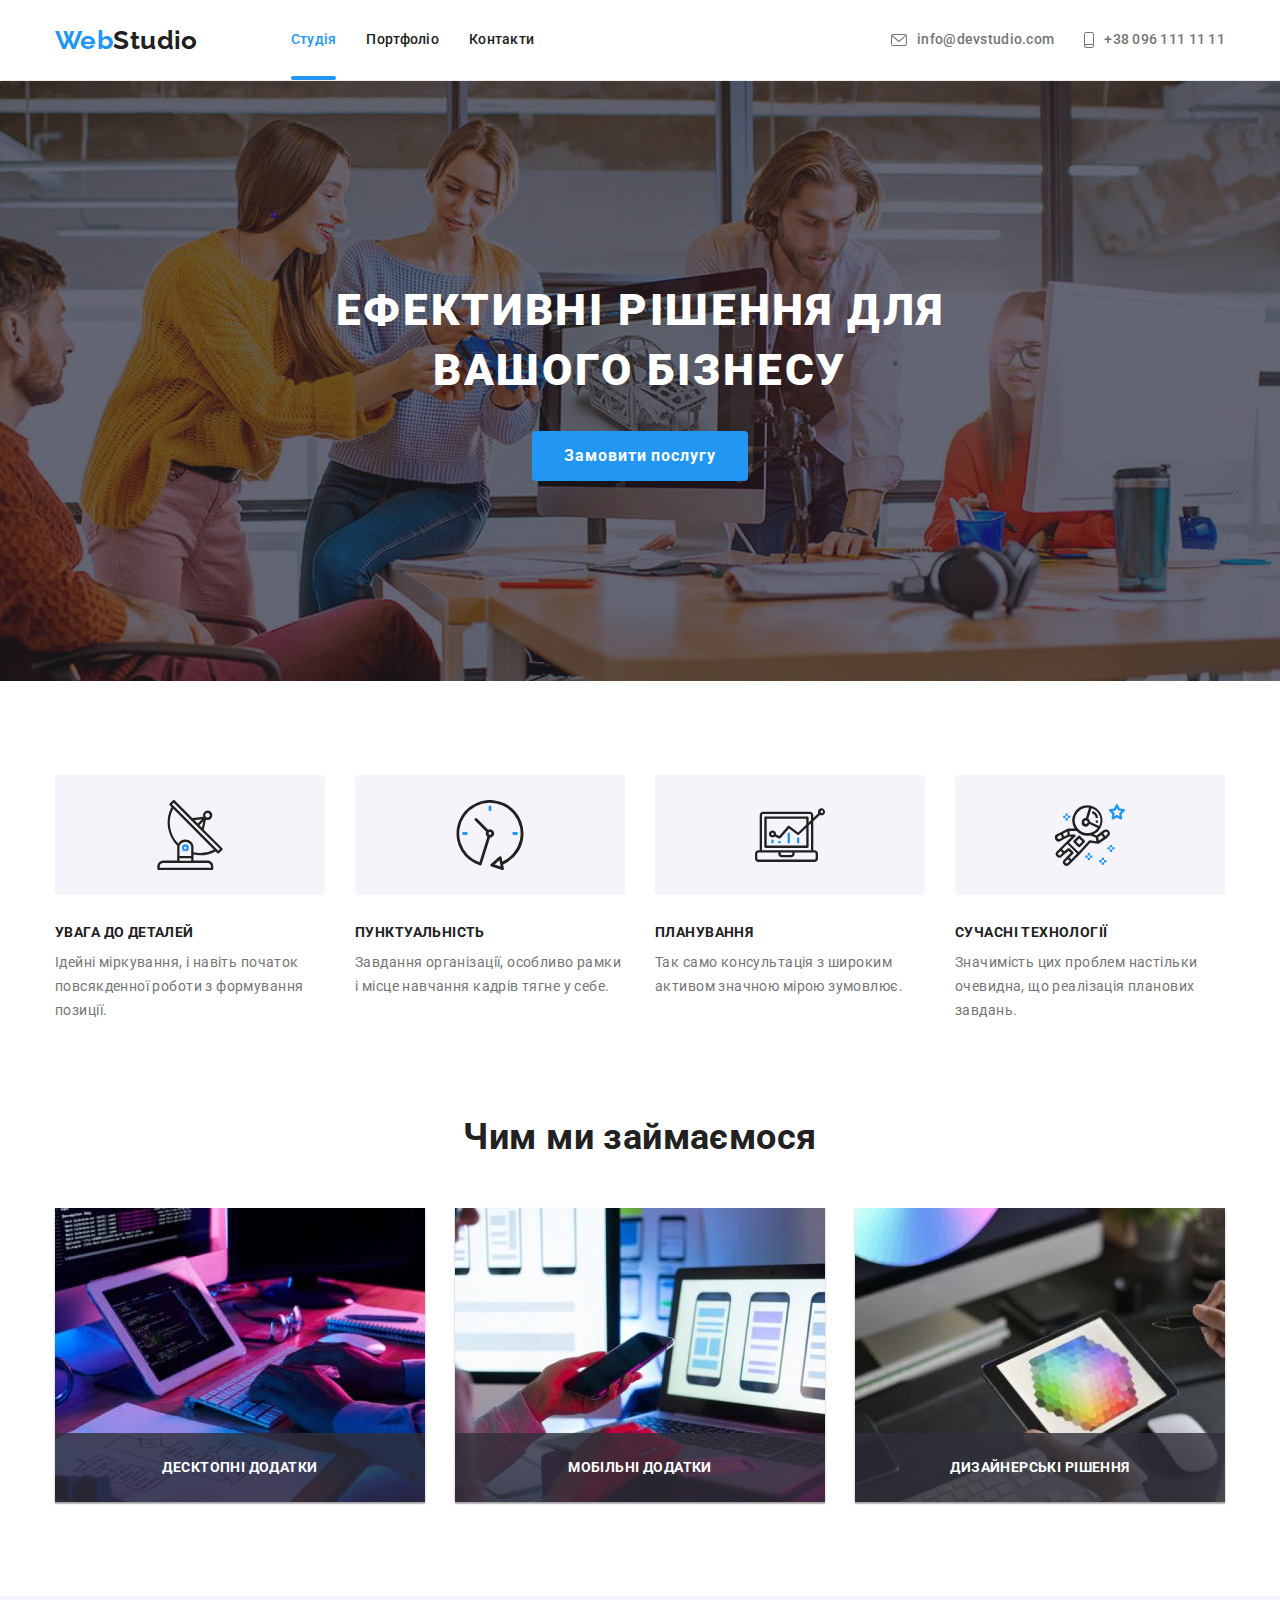
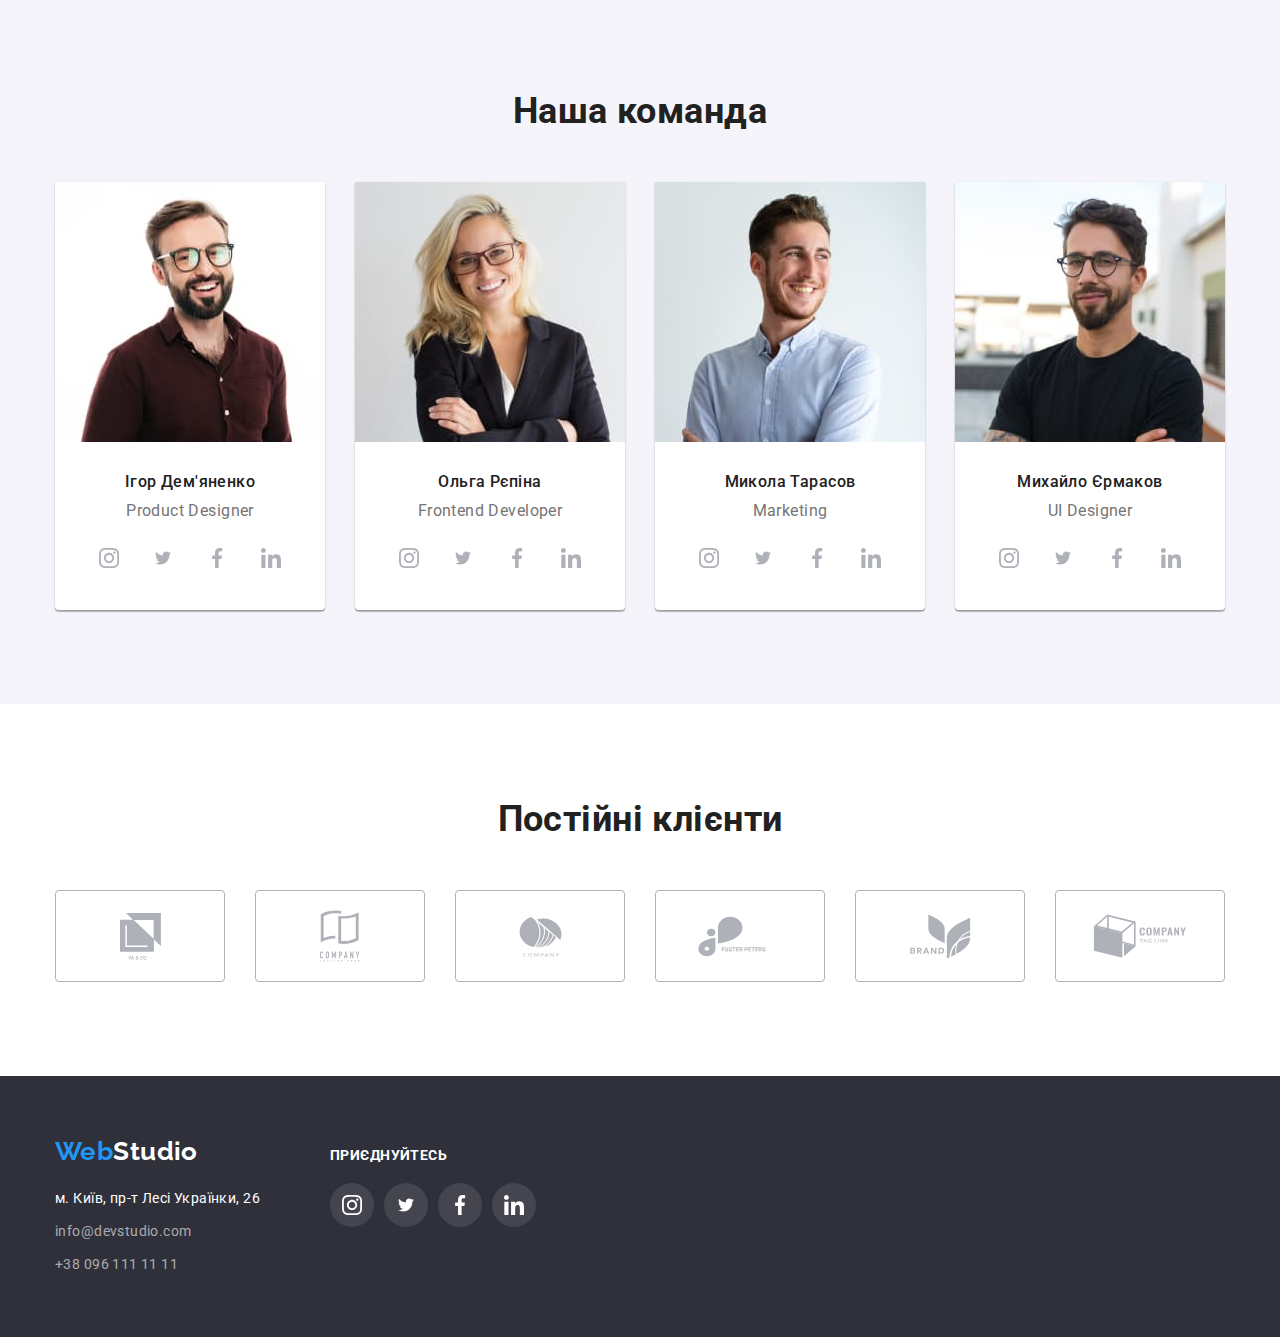
<file: index.html>
<!DOCTYPE html>
<html lang="uk">
  <head>
    <meta charset="UTF-8" />
    <meta http-equiv="X-UA-Compatible" content="IE=edge" />
    <meta name="viewport" content="width=device-width, initial-scale=1.0" />
    <title>Студія</title>

    <!-- Fonts -->

    <link rel="preconnect" href="https://fonts.googleapis.com" />
    <link rel="preconnect" href="https://fonts.gstatic.com" crossorigin />
    <link
      href="https://fonts.googleapis.com/css2?family=Raleway:wght@700&family=Roboto:wght@400;500;700;900&display=swap"
      rel="stylesheet"
    />
  
    <!-- Підключення css стилів -->

    <link rel="stylesheet" href="https://cdnjs.cloudflare.com/ajax/libs/modern-normalize/1.1.0/modern-normalize.min.css">

    <link rel="stylesheet" href="./css/styles.css" />
  </head>

  <body>
    <!-- Капелюх -->

    <header class="header">

        <!-- Контейнер хедера -->

        <div class="container">
  
            <nav class="navigation">

               <!-- Логотип чорний -->

                <a class="logo links" href="./index.html"
                >Web<span class="logo black">Studio</span></a
                >

                  <!-- Навігація -->

                <ul class="site-nav list">
                  <li class="items">
                    <a class="links current" href="./">Студія</a>
                  </li>
                  <li class="items">
                    <a class="links" href="./portfolio.html">Портфоліо</a>
                  </li>
                  <li class="items">
                    <a class="links" href="./">Контакти</a>
                  </li>
                </ul>
            </nav>

                  <!-- Контакти в капелюсі чомусь окремо від навігаціі -->

                <ul class="list contacts">
                  <li  class="items">
                  <a class="header-contact links" href="mailto:info@devstudio.com"
                  >
                    <svg class="letter"  width="16" height="12">
                      <use href="./images/icons.svg#icon-letter">
                      </use>
                    </svg>
                    info@devstudio.com</a
                  >
                  </li>
                  <li class="items">
                      <a class="header-contact links"
                        href="tel:+380961111111"
                        >
                        <svg class="smartphone"  width="10" height="16">
                      <use href="./images/icons.svg#icon-smartphone">
                      </use>
                    </svg>
                        +38 096 111 11 11</a
                      >
                  </li>
                </ul>
        </div>
    </header>

    <main>

      <!-- Герой -->

      <section class="hero">

       <div class="container">
        
         <h1 class="hero-title">Ефективні рішення для вашого бізнесу</h1>
         <button class="hero-button" data-modal-open type="button">Замовити послугу</button>

       </div>

      </section>

      <!-- Переваги -->

      <section class="section benefits">

        <div class="container">

            <!-- заголовок секції який буде сховано -->

        <h2 class="title-benefits">Наші переваги</h2>

        <ul class="list benefits">

          <!-- 01 -->

          <li class="benefits-card icon-antenna">
            <h3 class="title-item">УВАГА ДО ДЕТАЛЕЙ</h3>
            <p>
              Ідейні міркування, і навіть початок повсякденної роботи з
              формування позиції.
            </p>
          </li>

          <!-- 02 -->

          <li class="benefits-card icon-clock">
            <h3 class="title-item">ПУНКТУАЛЬНІСТЬ</h3>
            <p>
              Завдання організації, особливо рамки і місце навчання кадрів тягне
              у себе.
            </p>
          </li>

          <!-- 03 -->

          <li class="benefits-card icon-diagram">
            <h3 class="title-item">ПЛАНУВАННЯ</h3>
            <p>
              Так само консультація з широким активом значною мірою зумовлює.
            </p>
          </li>

          <!-- 04 -->

          <li class="benefits-card icon-astronaut">
            <h3 class="title-item">СУЧАСНІ ТЕХНОЛОГІЇ</h3>
            <p>
              Значимість цих проблем настільки очевидна, що реалізація планових
              завдань.
            </p>
          </li>

        </ul>
        

        </div>
        
      </section>

      <!-- Чим ми займаємося -->

      <section class="section what">
       
        <div class="container">

           <h2 class="title">Чим ми займаємося</h2>

        <ul class="list box">

          <li class="photo">
            <img src="./images/img-01.jpg" alt="codding process" width="370" />
            <p class="description">
              Десктопні додатки
            </p>
          </li>

          <li class="photo"><img src="./images/img-02.jpg" alt="maketing" width="370" />
            <p class="description">
              Мобільні додатки
            </p>
          </li>

          <li class="photo">
            <img src="./images/img-03.jpg" alt="color matching" width="370" />
            <p class="description">
              Дизайнерські рішення
            </p>
          </li>
        </ul>

        </div>

      </section>

      <!-- Наша команда -->

      <section class="section team">

        <div class="container">

                    
        <h2 class="title">Наша команда</h2>

        <ul class="list team">

            <!-- 01 Ігор Дем'яненко -->

          <li class="position-card">
            <img class="photo-pisition"
              src="./images/photo-01.jpg"
              alt="Product Designer portrait"
              width="270"
             />
            <div class="position-box">
              <h3 class="name-position">Ігор Дем'яненко</h3>
            <p class="position">Product Designer</p>

            <ul class="social list">
                <li class="social-item">
                  <!-- instagram -->
                  <a class="links" href="#" >
                      <svg class="social-icon instagram" width="20" height="20">
                        <use href="./images/icons.svg#icon-instagram">
                        </use>
                      </svg>
                    </a>
                </li>

                <li class="social-item">
                  <!-- twitter -->
                  <a class="links" href="#" >
                      <svg class="social-icon twitter" width="20" height="16">
                        <use href="./images/icons.svg#icon-twitter">
                        </use>
                      </svg>
                    </a>
                </li>

                <li class="social-item">
                  <!-- facebook -->
                  <a class="links" href="#" >
                      <svg class="social-icon facebook" width="20" height="20">
                        <use href="./images/icons.svg#icon-facebook">
                        </use>
                      </svg>
                    </a>
                </li>

                <li class="social-item">
                  <!-- linkedin -->
                  <a class="links" href="#" >
                      <svg class="social-icon linkedin" width="20" height="20">
                        <use href="./images/icons.svg#icon-linkedin">
                        </use>
                      </svg>
                    </a>
                </li>
              </ul>
            </div>
          </li>

            <!-- 02 Ольга Рєпіна -->

          <li class="position-card">
            <img class="photo-pisition"
              src="./images/photo-02.jpg"
              alt="Frontend Developer portrait"
              width="270"
            />
            <div class="position-box">
              <h3 class="name-position">Ольга Рєпіна</h3>
            <p class="position">Frontend Developer</p>

            <ul class="social list">
                <li class="social-item">
                  <!-- instagram -->
                  <a class="links" href="#" >
                      <svg class="social-icon instagram" width="20" height="20">
                        <use href="./images/icons.svg#icon-instagram">
                        </use>
                      </svg>
                    </a>
                </li>

                <li class="social-item">
                  <!-- twitter -->
                  <a class="links" href="#" >
                      <svg class="social-icon twitter" width="20" height="16">
                        <use href="./images/icons.svg#icon-twitter">
                        </use>
                      </svg>
                    </a>
                </li>

                <li class="social-item">
                  <!-- facebook -->
                  <a class="links" href="#" >
                      <svg class="social-icon facebook" width="20" height="20">
                        <use href="./images/icons.svg#icon-facebook">
                        </use>
                      </svg>
                    </a>
                </li>

                <li class="social-item">
                  <!-- linkedin -->
                  <a class="links" href="#" >
                      <svg class="social-icon linkedin" width="20" height="20">
                        <use href="./images/icons.svg#icon-linkedin">
                        </use>
                      </svg>
                    </a>
                </li>
              </ul>
            </div>
          </li>

            <!-- 03  Микола Тарасов -->

          <li class="position-card">
            <img class="photo-pisition"
              src="./images/photo-03.jpg"
              alt="Marketing manager portrait"
              width="270"
            />
            <div class="position-box">
              <h3 class="name-position">Микола Тарасов</h3>
            <p class="position">Marketing</p>

            <ul class="social list">
                <li class="social-item">
                  <!-- instagram -->
                  <a class="links" href="#" >
                      <svg class="social-icon instagram" width="20" height="20">
                        <use href="./images/icons.svg#icon-instagram">
                        </use>
                      </svg>
                    </a>
                </li>

                <li class="social-item">
                  <!-- twitter -->
                  <a class="links" href="#" >
                      <svg class="social-icon twitter" width="20" height="16">
                        <use href="./images/icons.svg#icon-twitter">
                        </use>
                      </svg>
                    </a>
                </li>

                <li class="social-item">
                  <!-- facebook -->
                  <a class="links" href="#" >
                      <svg class="social-icon facebook" width="20" height="20">
                        <use href="./images/icons.svg#icon-facebook">
                        </use>
                      </svg>
                    </a>
                </li>

                <li class="social-item">
                  <!-- linkedin -->
                  <a class="links" href="#" >
                      <svg class="social-icon linkedin" width="20" height="20">
                        <use href="./images/icons.svg#icon-linkedin">
                        </use>
                      </svg>
                    </a>
                </li>
              </ul>
            </div>
          </li>

            <!-- 04 Михайло Єрмаков -->

          <li class="position-card">
            <img class="photo-pisition"
              src="./images/photo-04.jpg"
              alt="UI Designer portrait"
              width="270"
            />
           <div class="position-box">
             <h3 class="name-position">Михайло Єрмаков</h3>
            <p class="position">UI Designer</p>

            <ul class="social list">
                <li class="social-item">
                  <!-- instagram -->
                  <a class="links" href="#" >
                      <svg class="social-icon instagram" width="20" height="20">
                        <use href="./images/icons.svg#icon-instagram">
                        </use>
                      </svg>
                    </a>
                </li>

                <li class="social-item">
                  <!-- twitter -->
                  <a class="links" href="#" >
                      <svg class="social-icon twitter" width="20" height="16">
                        <use href="./images/icons.svg#icon-twitter">
                        </use>
                      </svg>
                    </a>
                </li>

                <li class="social-item">
                  <!-- facebook -->
                  <a class="links" href="#" >
                      <svg class="social-icon facebook" width="20" height="20">
                        <use href="./images/icons.svg#icon-facebook">
                        </use>
                      </svg>
                    </a>
                </li>

                <li class="social-item">
                  <!-- linkedin -->
                  <a class="links" href="#" >
                      <svg class="social-icon linkedin" width="20" height="20">
                        <use href="./images/icons.svg#icon-linkedin">
                        </use>
                      </svg>
                    </a>
                </li>
              </ul>
           </div>
          </li>

        </ul>
          
        </div>
      
      </section>
      <section class="section clients">
        <div class="container">
          <h2 class="title">Постійні клієнти</h2>
          <ul class="list clients">
            <!-- 01 -->

            <li class="item-client">
              <a class="links" href="#">
                <svg class="client-icon" width="41" height="47">
                  <use href="./images/icons.svg#icon-ya-co">
                  </use>
                </svg>
              </a>
            </li>

            <!-- 02 -->
            <li class="item-client">
              <a class="links" href="#">
                 <svg class="client-icon" width="40" height="52">
                  <use href="./images/icons.svg#icon-tagline">
                  </use>
                </svg>
              </a>
            </li>

            <!-- 03 -->
            <li class="item-client">
              <a class="links" href="#">
                <svg class="client-icon" width="43" height="41">
                  <use href="./images/icons.svg#icon-company">
                  </use>
                </svg>
              </a>
            </li>

            <!-- 04 -->
            <li class="item-client">
              <a class="links" href="#">
                <svg class="client-icon" width="84" height="41">
                  <use href="./images/icons.svg#icon-foster">
                  </use>
                </svg>
              </a>
            </li>

            <!-- 05 -->
            <li class="item-client"> 
              <a class="links" href="#">
                <svg class="client-icon" width="63" height="45">
                  <use href="./images/icons.svg#icon-brand">
                  </use>
                </svg>
              </a>
            </li>

            <!-- 06 -->
            <li class="item-client">
              <a class="links" href="#">
                <svg class="client-icon" width="94" height="44">
                  <use href="./images/icons.svg#icon-tag-box">
                  </use>
                </svg>
              </a>
            </li>

          </ul>
        </div>
      </section>
    </main>

    <!-- Футер -->

    <footer class="footer">

     <div class="container">
      <!-- Логотип білий -->

      <div class="wrapper-adrs">
        <a class="logo links" href="./index.html"
        >Web<span class="logo white">Studio</span></a
      >
      <!-- Адресса -->

      <address>
        <ul class="list adrs">

          <li class="adrs-item">
            <a class="links adrs"
              href="https://goo.gl/maps/CPtrU1FHBa2aNyZL9"
              target="_blank"
              rel="noopener noreferrer nofollow"
              >м. Київ, пр-т Лесі Українки, 26</a
            >
          </li>

          <li class="adrs-item">
            <a class="links mail" href="mailto:info@devstudio.com"
              >info@devstudio.com</a
            >
          </li>

          <li class="adrs-item">
            <a class="links tel"
              href="tel:+380961111111"
               >+38 096 111 11 11</a
            >
          </li>
        </ul>
      </address>
      </div>
      <div class="wrapper-social">
        <h3 class="social-title">приєднуйтесь</h3>
        <ul class="social list">
          <li class="social-item">
            <!-- instagram -->
            <a class="links" href="#" >
                <svg class="social-icon instagram" width="20" height="20">
                  <use href="./images/icons.svg#icon-instagram">
                  </use>
                </svg>
              </a>
          </li>

          <li class="social-item">
            <!-- twitter -->
            <a class="links" href="#" >
                <svg class="social-icon twitter" width="20" height="16">
                  <use href="./images/icons.svg#icon-twitter">
                  </use>
                </svg>
              </a>
          </li>

          <li class="social-item">
            <!-- facebook -->
            <a class="links" href="#" >
                <svg class="social-icon facebook" width="20" height="20">
                  <use href="./images/icons.svg#icon-facebook">
                  </use>
                </svg>
              </a>
          </li>

          <li class="social-item">
            <!-- linkedin -->
            <a class="links" href="#" >
                <svg class="social-icon linkedin" width="20" height="20">
                  <use href="./images/icons.svg#icon-linkedin">
                  </use>
                </svg>
              </a>
          </li>
        </ul>
      </div>
     </div>

    </footer>
    <div class="backdrop is-hidden" data-modal>
       <div class="modal">
        <button data-modal-close type="button" class="close-but">&#10005</button>
        <p>Lorem ipsum dolor sit amet consectetur, adipisicing elit. Laborum adipisci eos enim odio, rem modi vel totam cupiditate, amet nemo tempora nihil accusamus veritatis atque repellendus animi quaerat, officiis reiciendis iste ab ullam optio aliquid quod. Harum dolor dicta iste fuga. Eius sed incidunt corrupti maiores aspernatur suscipit dicta nemo repellendus animi corporis dolorem, cum placeat at, quam consectetur qui labore facilis dolores enim praesentium quasi iure, delectus quod aliquid. Nam placeat ipsam ex iure totam blanditiis accusantium ipsum eius incidunt. Aspernatur voluptas reiciendis veritatis vitae ducimus eligendi saepe ratione earum, blanditiis voluptatum cum repellat quibusdam nam assumenda odit, rem beatae? Aliquid dicta, sequi dolor minima assumenda alias exercitationem pariatur. Non cupiditate nisi cum voluptas, vitae error facere debitis quo perspiciatis. Vitae rerum odit dolorum delectus optio distinctio error, sapiente reprehenderit modi quae laudantium ipsa, quas, beatae corporis voluptatibus eos ipsam. Pariatur corporis earum odit voluptas architecto laboriosam expedita ad eligendi repudiandae doloribus reiciendis, excepturi, est quis libero. Quidem facere tempora quasi at nesciunt, enim voluptate asperiores quod hic placeat reprehenderit nobis minus provident dolores debitis. Aliquid, ullam doloremque! Quos?</p>
      </div>
    </div>
    <script src="./js/modal.js"></script>
  </body>
</html>
</file>
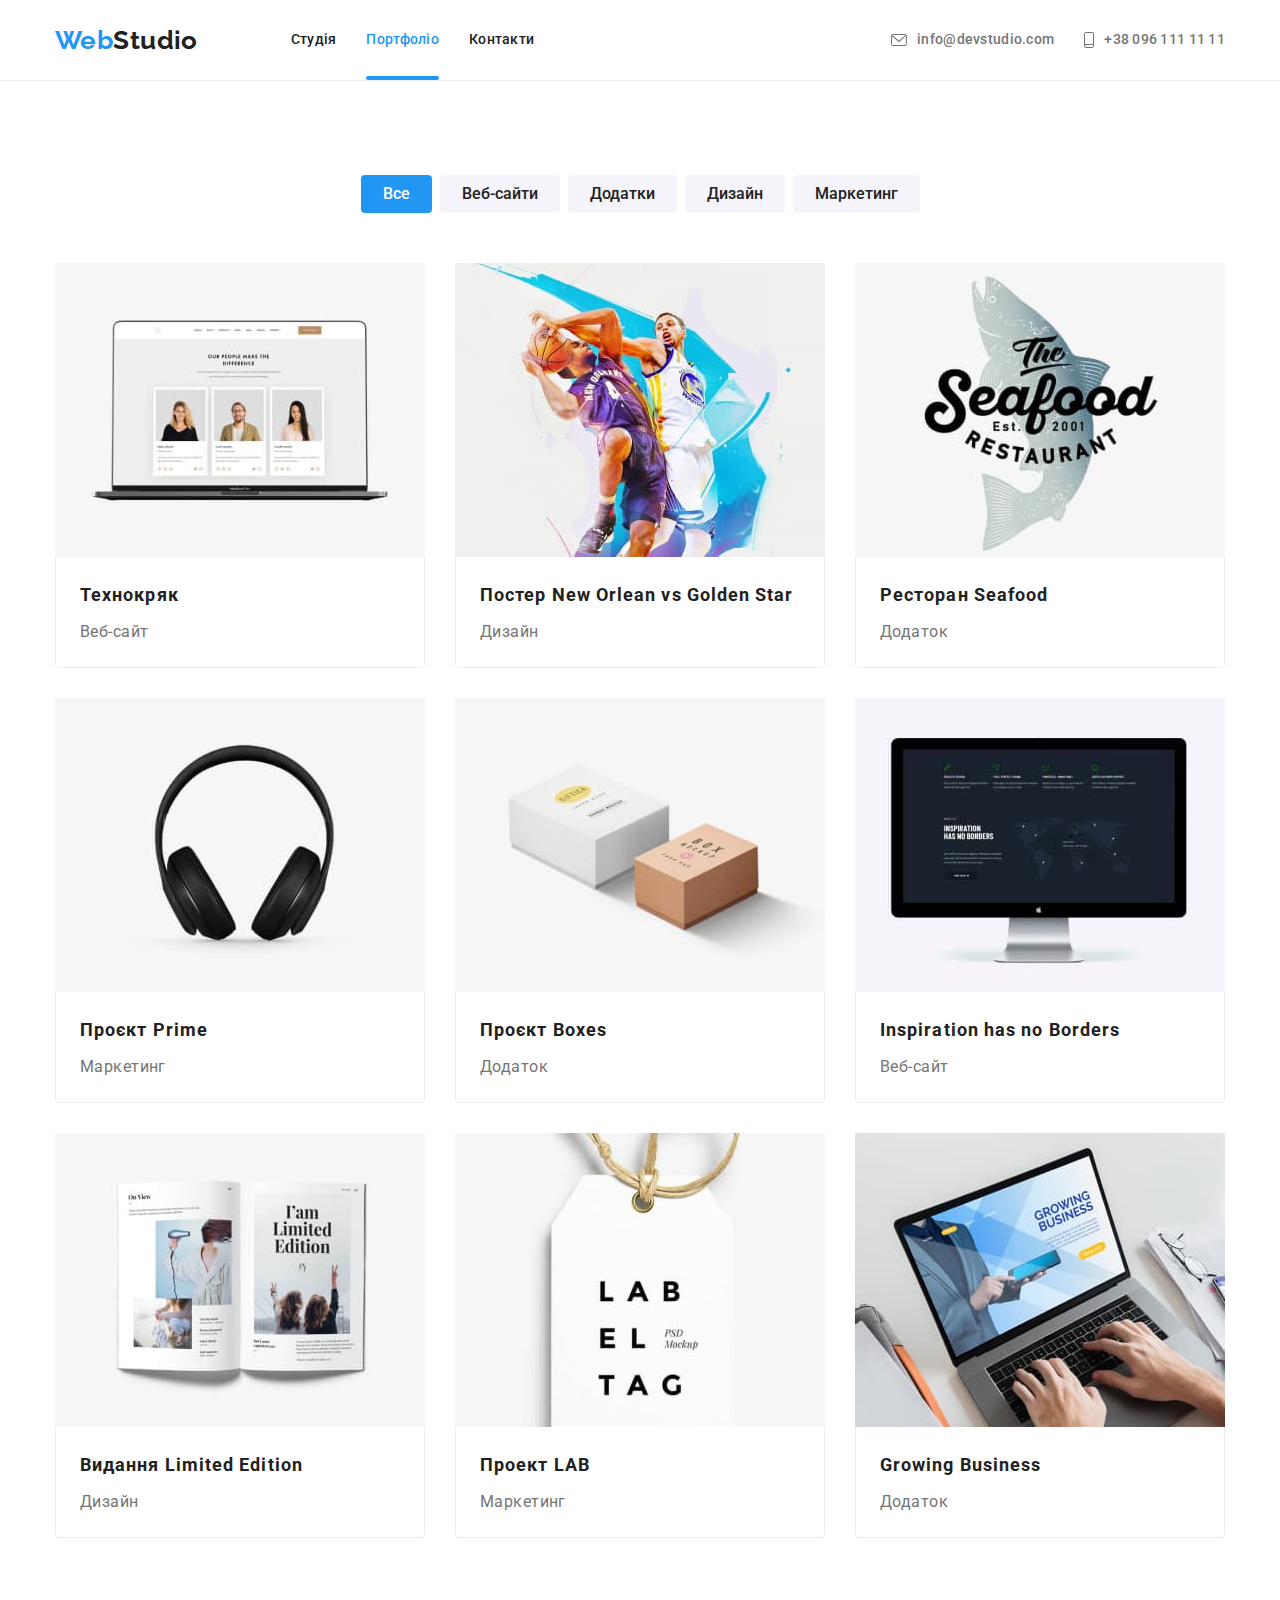
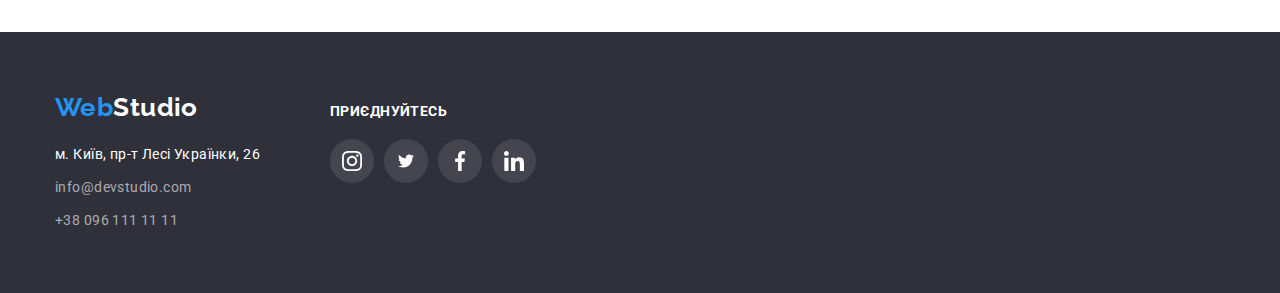
<file: portfolio.html>
<!DOCTYPE html>
<html lang="uk">
  <head>
    <meta charset="UTF-8" />
    <meta http-equiv="X-UA-Compatible" content="IE=edge" />
    <meta name="viewport" content="width=device-width, initial-scale=1.0" />
    <title>Студія</title>

    <!-- Fonts -->

    <link rel="preconnect" href="https://fonts.googleapis.com" />
    <link rel="preconnect" href="https://fonts.gstatic.com" crossorigin />
    <link
      href="https://fonts.googleapis.com/css2?family=Raleway:wght@700&family=Roboto:wght@400;500;700;900&display=swap"
      rel="stylesheet"
    />
  
    <!-- Підключення css стилів -->

    <link rel="stylesheet" href="https://cdnjs.cloudflare.com/ajax/libs/modern-normalize/1.1.0/modern-normalize.min.css">

    <link rel="stylesheet" href="./css/styles.css" />
  </head>


  <body>
    <!-- Капелюх -->

    <header class="header">

        <!-- Контейнер хедера -->

        <div class="container">
  
            <nav class="navigation">

               <!-- Логотип чорний -->

                <a class="logo links" href="./index.html"
                >Web<span class="logo black">Studio</span></a
                >

                  <!-- Навігація -->

                <ul class="site-nav list">
                  <li class="items">
                    <a class="links" href="./">Студія</a>
                  </li>

                  <li class="items">
                    <a class="links current" href="./portfolio.html">Портфоліо</a>
                  </li>

                  <li class="items">
                    <a class="links" href="./">Контакти</a>
                  </li>
                </ul>
            </nav>

                  <!-- Контакти в капелюсі чомусь окремо від навігаціі -->

                <ul class="list contacts">
                  <li  class="items">
                  <a class="header-contact links" href="mailto:info@devstudio.com"
                  >
                    <svg class="letter"  width="16" height="12">
                      <use href="./images/icons.svg#icon-letter">
                      </use>
                    </svg>
                    info@devstudio.com</a
                  >
                  </li>
                  <li class="items">
                      <a class="header-contact links"
                        href="tel:+380961111111"
                        >
                        <svg class="smartphone"  width="10" height="16">
                      <use href="./images/icons.svg#icon-smartphone">
                      </use>
                    </svg>
                        +38 096 111 11 11</a>
                  </li>
                </ul>
        </div>
    </header>

    <main>
      <!-- секція Галерея -->

      <section class="section">

        <div class="container">

          <h1 class="portfolio-title">PORTFOLIO PAGE</h1>

        <!-- Кнопки вибору категорій -->

        <ul class="categories list">

          <li>
            <button class="categories-but current" type="button">Все</button>
          </li>

          <li>
            <button class="categories-but" type="button">Веб-сайти</button>
          </li>

          <li>
            <button class="categories-but" type="button">Додатки</button>
          </li>

          <li>
            <button class="categories-but" type="button">Дизайн</button>
          </li>

          <li>
            <button class="categories-but" type="button">Маркетинг</button>
          </li>

        </ul>

        <!-- галерея проектів -->

        <ul class="list project">
          <!-- 01 -->

          <li class="project-card">
            <a class="links" href=""
              ><div class="img-project">
                <img 
                src="./images/project-img/img-01.jpg"
                alt="Ноутбук"
                width="370"
              />
              <div class="hoverer-overlay">
                <p class="overlay-text">Ресурс пропонує комплексні пропозиції з різним рівнем функціоналу та сервісів. Все це дозволить відвідувачу отримати вичерпні відомості про компанію чи приватну особу.</p>
              </div>
              </div>
                <div class="box">
                  <h3 class="name-project">Технокряк</h3>
                  <p class="project">Веб-сайт</p>
                </div>
            </a>
          </li>

          <!-- 02 -->

          <li class="project-card">
            <a class="links" href=""
              >
              <div class="img-project">
              <img
                src="./images/project-img/img-02.jpg"
                alt="Постер"
                width="370"
              />
              <div class="hoverer-overlay">
                <p class="overlay-text">Ресурс пропонує комплексні пропозиції з різним рівнем функціоналу та сервісів. Все це дозволить відвідувачу отримати вичерпні відомості про компанію чи приватну особу.</p>
              </div>
              </div>
                <div class="box">
                  <h3 class="name-project">Постер New Orlean vs Golden Star</h3>
                  <p class="project">Дизайн</p>
                </div>
            </a>
          </li>

          <!-- 03 -->

          <li class="project-card">
            <a class="links" href=""
              >
              <div class="img-project">
              <img
                src="./images/project-img/img-03.jpg"
                alt="Додаток"
                width="370"
              />
              <div class="hoverer-overlay">
                <p class="overlay-text">Ресурс пропонує комплексні пропозиції з різним рівнем функціоналу та сервісів. Все це дозволить відвідувачу отримати вичерпні відомості про компанію чи приватну особу.</p>
              </div>
              </div>
                <div class="box">
                  <h3 class="name-project">Ресторан Seafood</h3>
                  <p class="project">Додаток</p>
                </div>
            </a>
          </li>

          <!-- 04 -->

          <li class="project-card">
            <a class="links" href=""
              >
              <div class="img-project">
              <img
                src="./images/project-img/img-04.jpg"
                alt="Навушники"
                width="370"
              />
               <div class="hoverer-overlay">
                <p class="overlay-text">Ресурс пропонує комплексні пропозиції з різним рівнем функціоналу та сервісів. Все це дозволить відвідувачу отримати вичерпні відомості про компанію чи приватну особу.</p>
              </div>
              </div>
              <div class="box">
                <h3 class="name-project">Проєкт Prime</h3>
                <p class="project">Маркетинг</p>
              </div>
            </a>
          </li>

          <!-- 05 -->

          <li class="project-card">
            <a class="links" href=""
              >
              <div class="img-project">
              <img
                src="./images/project-img/img-05.jpg"
                alt="Коробки"
                width="370"
              />
                <div class="hoverer-overlay">
                <p class="overlay-text">Ресурс пропонує комплексні пропозиції з різним рівнем функціоналу та сервісів. Все це дозволить відвідувачу отримати вичерпні відомості про компанію чи приватну особу.</p>
                </div>
                </div>
                <div class="box">
                 <h3 class="name-project">Проєкт Boxes</h3>
                 <p class="project">Додаток</p>
                </div>
            </a>
          </li>

          <!-- 06 -->

          <li class="project-card">
            <a class="links" href=""
              >
              <div class="img-project">
              <img
                src="./images/project-img/img-06.jpg"
                alt="Монітор"
                width="370"
              />
                <div class="hoverer-overlay">
                <p class="overlay-text">Ресурс пропонує комплексні пропозиції з різним рівнем функціоналу та сервісів. Все це дозволить відвідувачу отримати вичерпні відомості про компанію чи приватну особу.</p>
                </div>
              
                </div>
                <div class="box">
                 <h3 class="name-project">Inspiration has   no Borders</h3>
                 <p class="project">Веб-сайт</p>
                </div>
            </a>
          </li>

          <!-- 07 -->

          <li class="project-card">
            <a class="links" href="">
              <div class="img-project">
              <img
                src="./images/project-img/img-07.jpg"
                alt="Журнал"
                width="370"
              />
              <div class="hoverer-overlay">
                <p class="overlay-text">Ресурс пропонує комплексні пропозиції з різним рівнем функціоналу та сервісів. Все це дозволить відвідувачу отримати вичерпні відомості про компанію чи приватну особу.</p>
                </div>
              </div>
                <div class="box">
                 <h3 class="name-project">Видання Limited   Edition</h3>
                 <p class="project">Дизайн</p>
                </div>
            </a>
          </li>

          <!-- 08 -->

          <li class="project-card">
            <a class="links" href=""
              >
              <div class="img-project">
              <img
                src="./images/project-img/img-08.jpg"
                alt="Цінник"
                width="370"
              />
                <div class="hoverer-overlay">
                <p class="overlay-text">Ресурс пропонує комплексні пропозиції з різним рівнем функціоналу та сервісів. Все це дозволить відвідувачу отримати вичерпні відомості про компанію чи приватну особу.</p>
                </div>
              </div>
              <div class="box">
                <h3 class="name-project">Проект LAB</h3>
                 <p class="project">Маркетинг</p>
              </div>
           </a>
          </li>

          <!-- 09 -->

          <li class="project-card">
            <a class="links" href=""
              >
              <div class="img-project">
              <img
                src="./images/project-img/img-09.jpg"
                alt="Лептоп"
                width="370"
              />
                <div class="hoverer-overlay">
                <p class="overlay-text">Ресурс пропонує комплексні пропозиції з різним рівнем функціоналу та сервісів. Все це дозволить відвідувачу отримати вичерпні відомості про компанію чи приватну особу.</p>
                </div>
              </div>
              <div class="box">
                <h3 class="name-project">Growing   Business</h3>
               <p class="project">Додаток</p>
              </div>
            </a>
          </li>

        </ul>

        </div>

      </section>
    </main>

    <!-- Секція Футер -->

    <footer class="footer">

     <div class="container">
      <!-- Логотип білий -->

      <div class="wrapper-adrs">
        <a class="logo links" href="./index.html"
        >Web<span class="logo white">Studio</span></a
      >
      <!-- Адресса -->

      <address>
        <ul class="list adrs">

          <li class="adrs-item">
            <a class="links adrs"
              href="https://goo.gl/maps/CPtrU1FHBa2aNyZL9"
              target="_blank"
              rel="noopener noreferrer nofollow"
              >м. Київ, пр-т Лесі Українки, 26</a
            >
          </li>

          <li class="adrs-item">
            <a class="links mail" href="mailto:info@devstudio.com"
              >info@devstudio.com</a
            >
          </li>

          <li class="adrs-item">
            <a class="links tel"
              href="tel:+380961111111"
               >+38 096 111 11 11</a
            >
          </li>
        </ul>
      </address>
      </div>
      <div class="wrapper-social">
        <h3 class="social-title">приєднуйтесь</h3>
        <ul class="social list">
          <li class="social-item">
            <!-- instagram -->
            <a class="links" href="#" >
                <svg class="social-icon instagram" width="20" height="20">
                  <use href="./images/icons.svg#icon-instagram">
                  </use>
                </svg>
              </a>
          </li>

          <li class="social-item">
            <!-- twitter -->
            <a class="links" href="#" >
                <svg class="social-icon twitter" width="20" height="16">
                  <use href="./images/icons.svg#icon-twitter">
                  </use>
                </svg>
              </a>
          </li>

          <li class="social-item">
            <!-- facebook -->
            <a class="links" href="#" >
                <svg class="social-icon facebook" width="20" height="20">
                  <use href="./images/icons.svg#icon-facebook">
                  </use>
                </svg>
              </a>
          </li>

          <li class="social-item">
            <!-- linkedin -->
            <a class="links" href="#" >
                <svg class="social-icon linkedin" width="20" height="20">
                  <use href="./images/icons.svg#icon-linkedin">
                  </use>
                </svg>
              </a>
          </li>
        </ul>
      </div>
     </div>

    </footer>
  </body>
</html>
</file>
<file: css/styles.css>
/* встановлює глобальні змінні кольори, то що */
:root {
  --main-bgrnd-color: #ffffff;
  --accent-color: #2196f3;
  --primary-text-color: #757575;
  --secondary-text-color: #212121;
  --text-color-on-drk-bgrd: #ffffff;
  --drk-bgrd-color: #2f303a;
  --cards-border-color: #eeeeee;
  --duration-cubic: 250ms cubic-bezier(0.4, 0, 0.2, 1);
}

/* Встановлює глобальні параметри на всю сторінку*/

body {
  font-family: "Roboto", sans-serif;
  font-size: 14px;
  line-height: 1.71;
  letter-spacing: 0.03em;
  color: var(--primary-text-color);
  background-color: var(--main-bgrnd-color);
}

/* Приберає зайві маржини і падінги в текстових блоках*/

h1, h2, h3, h4, p {
  margin-top: 0;
  margin-bottom: 0;
}

/* Приберає підкреслення з лінків*/

.links {
    text-decoration: none;
}

/* Приберає крапки в списках та падинги */

.list {
  margin: 0;
  padding: 0;
  list-style: none;
}

/* Приберає margin знизу картинки */

img {
  display: block;
}

/* Стилізація капелюха */

.header { 
  border-bottom: 1px solid #ECECEC;
  /* Нижній бордер */
}

.container {
  width: 1200px;
  margin: 0 auto;
  /* border: 1px solid tomato; */
  padding-left: 15px;
  padding-right: 15px;
 
}

.header {
  display: block;
  /* border: 1px solid tomato; */
  /* display: block; */
  /* padding-top: 25px;
  padding-bottom: 25px; */
}

.header>.container {
  /* border: 1px solid tomato; */
  display: flex;
  justify-content: space-between;
  align-items: center;
}


.navigation {
  display: flex;
  /* border: 1px solid black; */
  align-items: center;
  
}
/* Стилізування логотипу капелюха */

.logo {
  font-family: "Raleway", sans-serif;
  font-style: normal;
  font-weight: 700;
  font-size: 26px;
  line-height: 1.19;
  color: var(--accent-color);
  /* border: 1px solid black; */
}

.logo.black {
  color: var(--secondary-text-color);
}
.navigation .logo.links {
  margin-right: 93px;
}

/* ======== Стилізація навігації ======== */

.site-nav {
  /* min-height: 80px; */
  /* border: 1px solid black; */
  display: flex;
 
}

.site-nav .links {
  position: relative;
  display: block;
  padding-top: 32px;
  padding-bottom: 32px;
  font-weight: 500;
  line-height: 1.14;
  letter-spacing: 0.02em;
  color: var(--secondary-text-color);
 /* border: 1px solid black; */

  transition: color var(--duration-cubic), text-shadow var(--duration-cubic);
}

.site-nav .links:hover,
.site-nav .links:focus {
  color: var(--accent-color);
  text-shadow: 0px 4px 4px rgba(0, 0, 0, 0.25);
}

.site-nav>.items:not(:last-child),
.list>.items:not(:last-child) {
   margin-right: 30px;
}

.header .current::after {
  position: absolute;
  display: block;
  content: '';
  width: 100%;
  height: 4px;
  background-color: var(--accent-color);
  border-radius: 2px;
  bottom: 0%;
} 

.site-nav .links.current {
  color: var(--accent-color);
}


/* Стилізація контактів в капелюсі */

.contacts {
   /* outline: 1px solid black; */
  display: flex;
 }

.letter {
   fill: currentColor;
   border-radius: 2px;
 }

.header-contact:hover .letter,
.header-contact:focus .letter {
   box-shadow: 0px 4px 4px rgba(0, 0, 0, 0.25);
}

 .smartphone, .letter {
  transition: box-shadow var(--duration-cubic);
}

.header-contact:hover .smartphone,
.header-contact:focus .smartphone {
  border-radius: 2px;
  box-shadow: 0px 4px 4px rgba(0, 0, 0, 0.25);
}

.smartphone {
 fill: currentColor;
 border-radius: 2px;
}


.header-contact {
  display: flex;
  align-items: center;
  gap: 10px;
  font-weight: 500;
  line-height: 1.14;
  letter-spacing: 0.02em;
  color: var(--primary-text-color);
  transition: color var(--duration-cubic), 
    text-shadow var(--duration-cubic);
  }

.header-contact:hover,
.header-contact:focus {
  color: var(--accent-color);
  text-shadow: 0px 4px 4px rgba(0, 0, 0, 0.25);
}


/* Стилізація секції -герой- */

.hero {
  background-color: var(--drk-bgrd-color);
  background-image: linear-gradient(to right,
    rgba(47, 48, 58, 0.4), 
    rgba(47, 48, 58, 0.4)),
  url(../images/bgrnd-img.jpg);

  max-width: 1600px;
  margin: 0 auto;
  background-size:cover;
  background-repeat:no-repeat;
  background-position: center;
  color: var(--text-color-on-drk-bgrd);
  text-align: center;
  padding-top: 200px;
  padding-bottom: 200px;
}
.hero-title {
  width: 696px;
  margin-bottom: 30px;
  margin-left: auto;
  margin-right: auto;
  font-weight: 900;
  font-size: 44px;
  line-height: 1.36;
  letter-spacing: 0.06em;
  text-transform: uppercase;
}
.hero-button {
  border: none;
  font-family: inherit;
  font-size: 16px;
  line-height: 1.88;
  font-weight: 700;
  letter-spacing: 0.06em;
  background-color: var(--accent-color);
  color: var(--text-color-on-drk-bgrd);
  padding: 10px 32px;
  border-radius: 4px;
  cursor: pointer;
  transition: opacity var(--duration-cubic), 
    transform var(--duration-cubic), 
    box-shadow var(--duration-cubic);
}


/* встановлення ховера для кнопки форми */

.hero-button:hover,
.hero-button:focus {
  opacity: 0.95;
  transform: translate(-1px, -1px);
  box-shadow: 4px 4px 4px rgba(255, 255, 255, 0.43);
}

/* Стилізуємо секцію -переваги- */

.section {
/* border: 1px solid tomato; */
padding-top: 94px;
padding-bottom: 94px;
}

.section.benefits {
  padding-bottom: 0px;
}


.list.benefits {
  display: flex;
  justify-content: space-between;
}

.section.benefits .title-benefits {
  /* display: none; */
    position: absolute;
    white-space: nowrap;
    width: 1px;
    height: 1px;
    overflow: hidden;
    border: 0;
    padding: 0;
    clip: rect(0 0 0 0);
    clip-path: inset(50%);
    margin: -1px;
}

.section.benefits .title-item {
  color: var(--secondary-text-color);
  font-size: 1em;
  line-height: 1.14;
  text-transform: uppercase;
  margin-bottom: 10px;
}

.benefits-card {
  width: calc( ( 100% - 90px ) / 4 );
  /* margin: 15px; */
  /* border: 1px solid #2196f3; */
}

/* Додаю іконки в розділ переваги */

.benefits-card::before {
  content: "";
  display: block;
  margin-bottom: 30px;
  height: 120px;
  border-radius: 4px;
  background-color: #F5F4FA;
  background-repeat: no-repeat;
  background-position: center;
  }

.benefits-card.icon-antenna::before {
  background-image: url(../images/svg/antenna.svg);
 }

 .benefits-card.icon-clock::before {
  background-image: url(../images/svg/clock.svg);
 }

  .benefits-card.icon-diagram::before {
  background-image: url(../images/svg/diagram.svg);
 }

  .benefits-card.icon-astronaut::before {
  background-image: url(../images/svg/astronaut.svg);
 }

/* Стилізуємо секцию -чим ми займаэмося- */

.section  .title
{
  color: var(--secondary-text-color);
  font-size: 36px;
  line-height: 1.167;
  text-align: center;
  margin-bottom: 50px;
}

.list.box {
  display: flex;
  justify-content: space-between;
}

.list.box > .photo {
  position: relative;
  box-shadow: 0px 1px 3px rgba(0, 0, 0, 0.12), 
    0px 1px 1px rgba(0, 0, 0, 0.14),
    0px 2px 1px rgba(0, 0, 0, 0.2);
  }

.description {
  position: absolute;
  display:block;
  text-align: center;
  padding-top: 27px;
  padding-bottom: 27px;
  width: 100%;
  background-color: rgba(47, 48, 58, 0.8);
  bottom: 0;
  line-height: 1.14;
  font-weight: 700;
  color: var(--text-color-on-drk-bgrd);
  text-transform: uppercase;
}

/* ====== Стилізуємо секцію -команда- ====== */

.section.team {
   background-color: #f5f4fa;
}

.position-card {
  background-color: var(--main-bgrnd-color);
  box-shadow: 0px 1px 3px rgba(0, 0, 0, 0.12), 
    0px 1px 1px rgba(0, 0, 0, 0.14),
    0px 2px 1px rgba(0, 0, 0, 0.2);
  border-radius: 0px 0px 4px 4px;
}

.list.team {
  display: flex;
  justify-content: space-between;
}
.position-box {
  /* border: 1px solid tomato; */
  padding-bottom: 30px;
  padding-top: 30px;
  }

.section.team .name-position {
  color: var(--secondary-text-color);
  font-weight: 500;
  font-size: 16px;
  line-height: 1.187;
  text-align: center;
  margin-bottom: 10px;
}

.section.team .position {
  font-size: 16px;
  line-height: 1.187;
  text-align: center;
  margin-bottom: 16px;
}

.section.team .social-item .social-icon {
  fill: currentColor;
}

.section.team .social-item .links {
  transition: color var(--duration-cubic),
  background-color var(--duration-cubic);
}

.section.team .social-item .links:hover,
.section.team .social-item .links:focus {
background-color: var(--accent-color); 
color: var(--text-color-on-drk-bgrd); 
}



.section.team .social.list {
  display: flex;
  justify-content: center;
  gap: 10px;
  /* border: 1px solid tomato; */
  }

.section.team .social-item .links {
  color: #afb1b8;
  display: flex;
  height: 44px;
  width: 44px;
  border-radius: 50%;
  justify-content: center;
  align-items: center;
 }


.list.clients {
  display: flex;
  gap: 30px;
  
}

.item-client .links {
  /* text-decoration: none; */
  display: flex;
  justify-content: center;
  align-items: center;
  width: 170px;
  height: 92px;
  border: 1px solid #AFB1B8;
  border-radius: 4px;
  color: #AFB1B8;
}

.item-client a{
  transition: box-shadow var(--duration-cubic),
    border-color var(--duration-cubic),
    color var(--duration-cubic);
}

.item-client a:hover,
.item-client a:focus
 {
  box-shadow: 0px 1px 3px rgba(0, 0, 0, 0.12), 
    0px 1px 1px rgba(0, 0, 0, 0.14),
    0px 2px 1px rgba(0, 0, 0, 0.2);
  border-color: var(--accent-color);
  color: var(--accent-color);
}

.client-icon {
  fill: currentColor;
}

/* Доповнює стилізацію нижнього логотипа */

.logo.white {
  color: var(--text-color-on-drk-bgrd);
  }

/* ======= Стилізация футера =========== */

.footer {
  background-color: var(--drk-bgrd-color);
  padding: 60px 0;
}

.footer .container {
  display: flex;
  /* gap: 70px; */
  align-items: baseline;
}

.social-title {
  font-weight: 700;
  font-size: 14px;
  line-height: 1.143;
  letter-spacing: 0.03em;
  text-transform: uppercase;
  color: var(--text-color-on-drk-bgrd);
  margin-bottom: 20px;
}

.footer .social.list {
    display: flex;
    gap: 10px;
}


.footer .logo.links {
  display: inline-block;
  margin-bottom: 20px;
  /* outline: 1px solid tomato; */
}

.links.adrs {
  display: inline-block;
  font-style: normal;
  color: var(--text-color-on-drk-bgrd);
}

.footer .wrapper-adrs {
  margin-right: 70px;
}

.footer .social-item .links {
  display: flex;
  height: 44px;
  width: 44px;
  background: rgba(255, 255, 255, 0.1);
  border-radius: 50%;
  justify-content: center;
  align-items: center;
  transition: background-color var(--duration-cubic);
}

.footer .social-item .links:hover,
.footer .social-item .links:focus {
  background-color: var(--accent-color);  
}

.footer .wrapper-social .social-icon {
  fill: var(--text-color-on-drk-bgrd);
}
 
.adrs .adrs-item:not(:last-child) {
  margin-bottom: 9px;
  /* border: 1px solid tomato; */
}

/* .adrs:hover,
   .adrs:focus {
  color: var(--accent-color);
} */

.mail {
  /* display: inline-block; */
  font-style: normal;
  color: rgba(255, 255, 255, 0.6);
  transition: color var(--duration-cubic);
 }

.mail:hover,
.mail:focus {
  color: var(--accent-color);
}

.tel {
  /* display: inline-block; */
  font-style: normal;
  color: rgba(255, 255, 255, 0.6);
  transition: color var(--duration-cubic);
}

.tel:hover,
.tel:focus {
  color: var(--accent-color);
}

.backdrop {
  position: fixed;
  top: 0;
  left: 0;
  width: 100%;
  height: 100%;
  background-color: rgba(0, 0, 0, 0.3);
  opacity: 1;
  transition: opacity var(--duration-cubic);
}

.backdrop.is-hidden .modal {
  transform: translate(-50%, -50%) scale(1.5);
}

.modal {
  position: absolute;
  width: 528px;
  height: 581px;
  left: 50%;
  top: 50%;
  transform: translate(-50%, -50%) scale(1);
  background: var(--main-bgrnd-color);
  box-shadow: 0px 1px 3px rgba(0, 0, 0, 0.12),
    0px 1px 1px rgba(0, 0, 0, 0.14),
    0px 2px 1px rgba(0, 0, 0, 0.2);
  border-radius: 4px;
  padding: 40px;
  transition: transform var(--duration-cubic);
}

.backdrop.is-hidden {
  opacity: 0;
  pointer-events: none;
}

.close-but {
  position: absolute;
  top: 8px;
  right: 8px;
  font-family: inherit;
  font-size: 11px;
  line-height: 1.636;
  font-weight: 700;
  background-color:rgba(0, 0, 0, 0.0);
  color: var(--secondary-text-color);
  padding: 6px 6px;
  height: 30px;
  width: 30px;
  border-radius: 50%;
  cursor: pointer;
  border: 1px solid rgba(0, 0, 0, 0.1);
  transition: background-color 250ms cubic-bezier(0.4, 0, 0.2, 1);
}

.close-but:hover, .close-but:focus  {
  background-color:rgba(0, 0, 0, 0.1);
}

/* стилізація сторінки -портфоліо- */

.portfolio-title {
  /* display: none; */
    position: absolute;
    white-space: nowrap;
    width: 1px;
    height: 1px;
    overflow: hidden;
    border: 0;
    padding: 0;
    clip: rect(0 0 0 0);
    clip-path: inset(50%);
    margin: -1px;
}

/* Стилізація кнопок вибору категорії */

.categories {
  display: flex;
  justify-content:center;
  margin-bottom: 50px;
}

.categories.list li:not(:last-child) {
  margin-right: 8px;
}

.categories-but {
  border: none;
  font-family: inherit;
  font-weight: 500;
  font-size: 16px;
  line-height: 1.62;
  text-align: center;
  color: var(--secondary-text-color);
  background-color: #f5f4fa;
  border-radius: 4px;
  padding: 6px 22px;
  cursor: pointer;
  transition: color var(--duration-cubic),
    background-color var(--duration-cubic), 
    box-shadow var(--duration-cubic);
}

.categories-but.current {
  color: var(--text-color-on-drk-bgrd);
  background-color: var(--accent-color);
}

.categories-but:hover,
.categories-but:focus {
  color: var(--text-color-on-drk-bgrd);
  background-color: var(--accent-color);
  box-shadow: 0px 3px 1px rgba(0, 0, 0, 0.1), 
    0px 1px 2px rgba(0, 0, 0, 0.08),
    0px 2px 2px rgba(0, 0, 0, 0.12);
}

/* ========= Стилізація галереї ========== */

.list.project {
  display: flex;
  flex-wrap: wrap;
  /* justify-content: space-between; */
  margin: -15px;
}

.project-card .img-project {
  position: relative;
  /* border: 1px solid tomato; */
  overflow: hidden;
}


.hoverer-overlay {
    position: absolute;
    background-color: var(--accent-color);
    opacity: 0.9;
    width: 100%;
    height: 100%;
    bottom: 0;

    transform: translateY(100%);
    transition: transform var(--duration-cubic);
   }

.project-card .links:hover .hoverer-overlay { 
    transform: translateY(0%);
  }
  
  .overlay-text {
    display: block;
    color: var(--text-color-on-drk-bgrd);
    font-size: 18px;
    line-height: 1.56;
    padding: 63px 24px;

  }

.project-card {
    margin: 15px;
    
  }

.list.project .box {
    border-left: 1px solid var(--cards-border-color);
    border-right: 1px solid var(--cards-border-color);
    border-bottom: 1px solid var(--cards-border-color);
    padding: 20px 24px;
    border-radius: 0px 0px 4px 4px; 
  }

.box .name-project {
  color: var(--secondary-text-color);
  font-weight: 700;
  font-size: 18px;
  line-height: 2;
  letter-spacing: 0.06em;
  /* border: 1px solid tomato; */
  margin-bottom: 4px;
}

.box .project {
  color: var(--primary-text-color);
  font-size: 16px;
  line-height: 1.88;
  /* border: 1px solid tomato; */
}

.project-card .links {
   display: block;
   border-radius: 0px 0px 4px 4px;
   transition: box-shadow var(--duration-cubic);
}

.project-card .links:hover,
.project-card .links:focus {
  box-shadow: 0px 1px 3px rgba(0, 0, 0, 0.12), 
    0px 1px 1px rgba(0, 0, 0, 0.14),
    0px 2px 1px rgba(0, 0, 0, 0.2);
    
}
</file>
